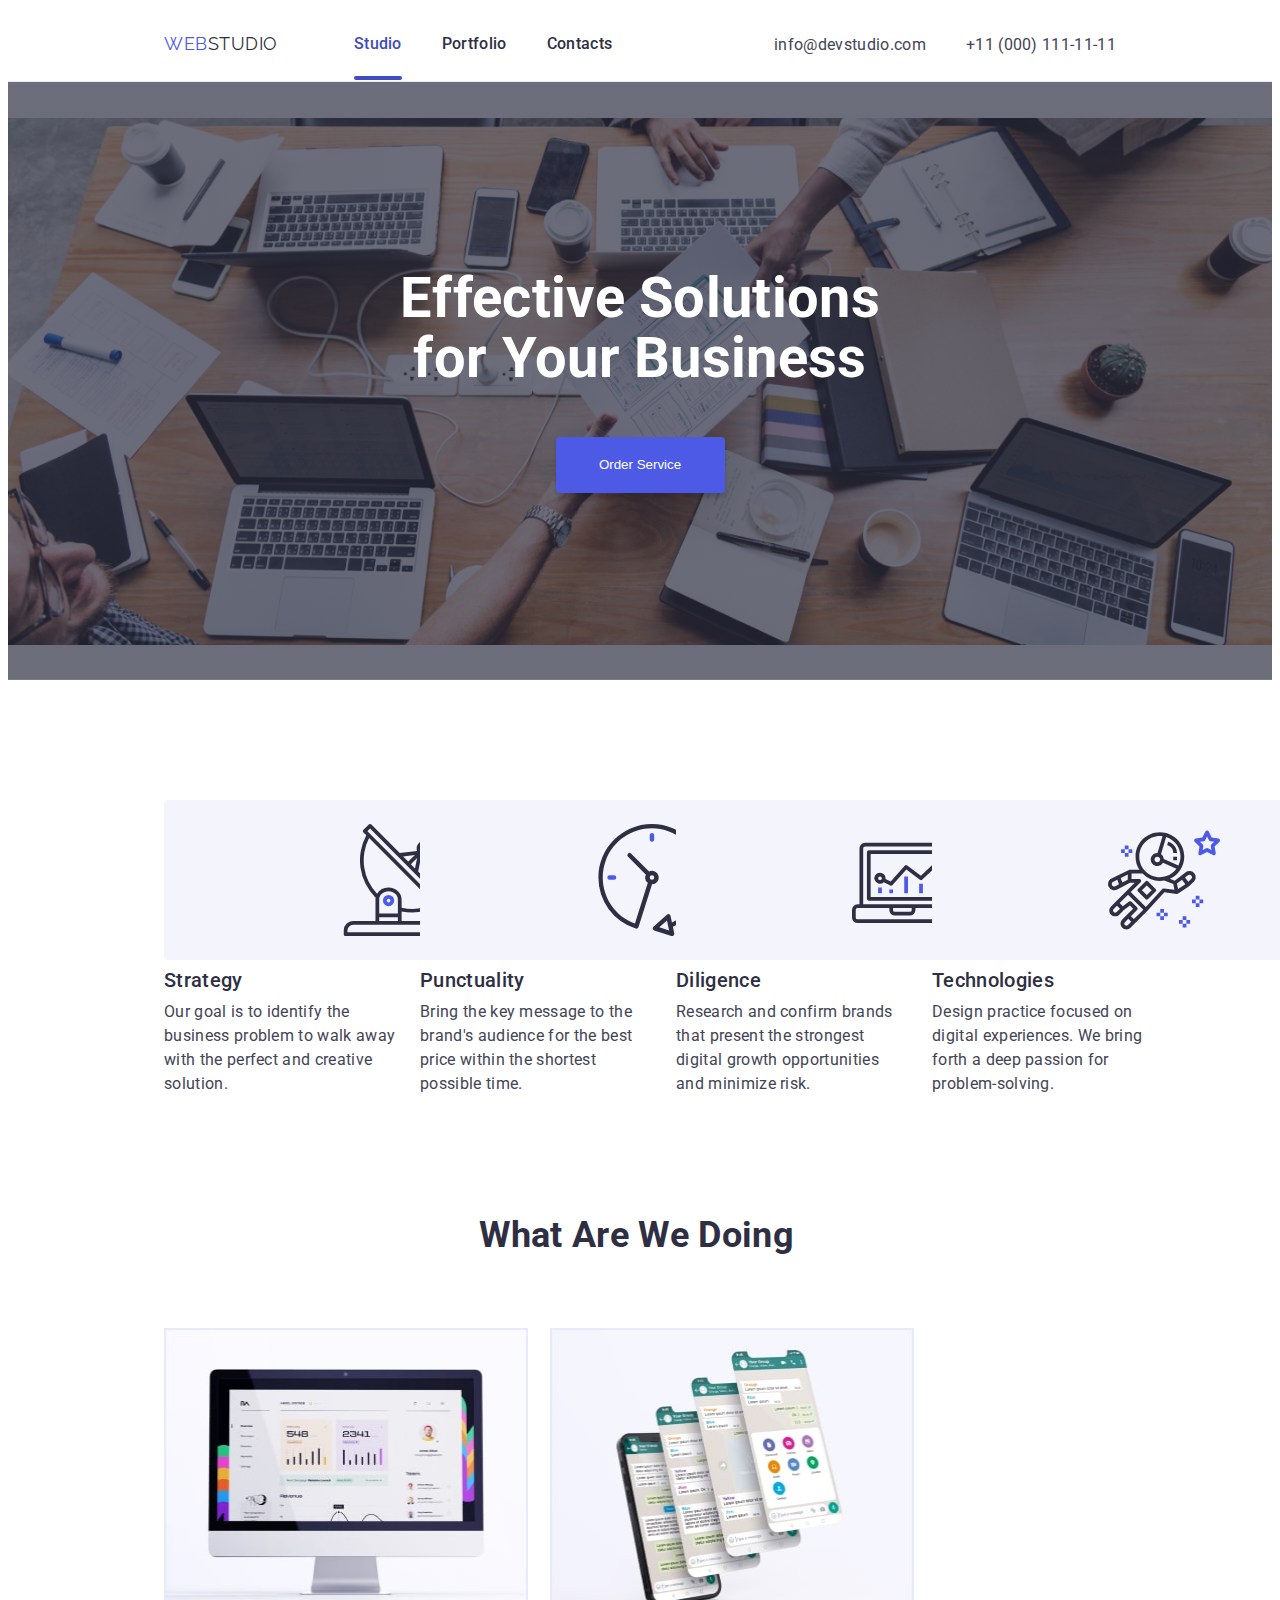
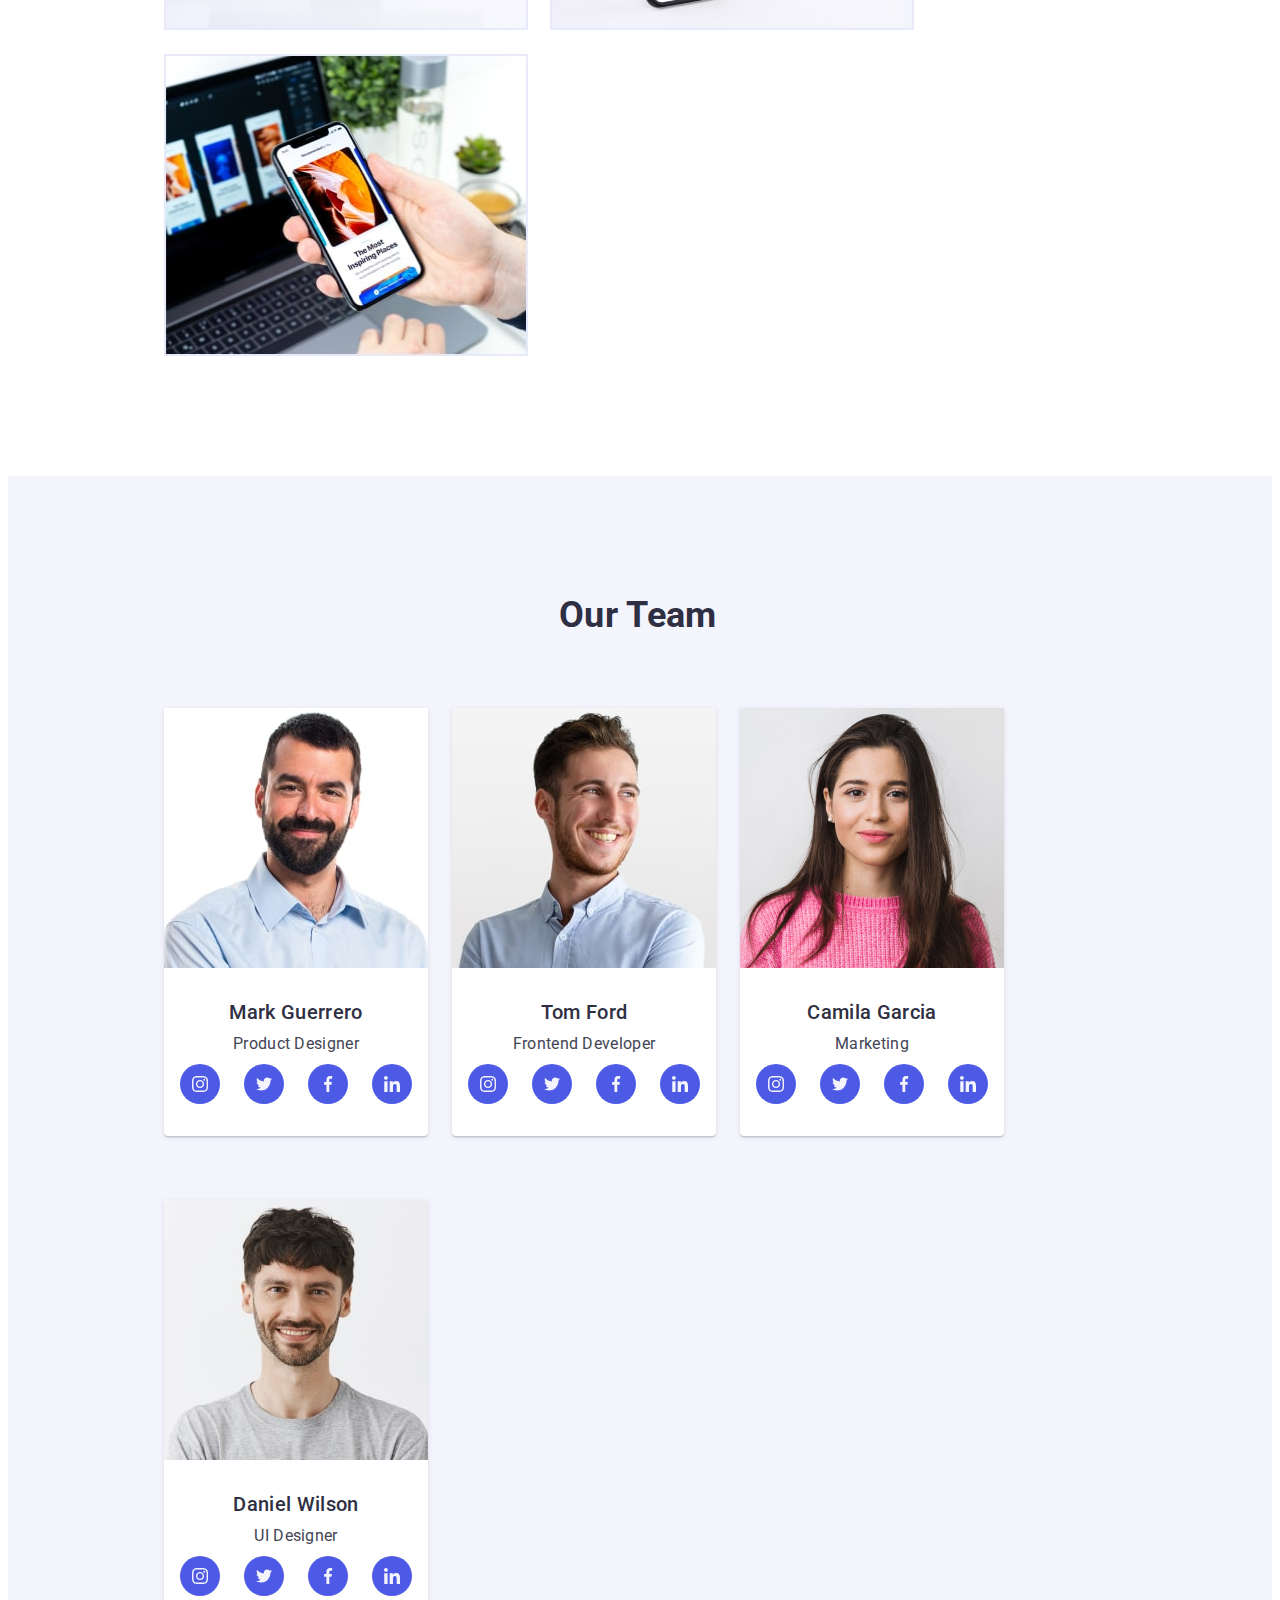
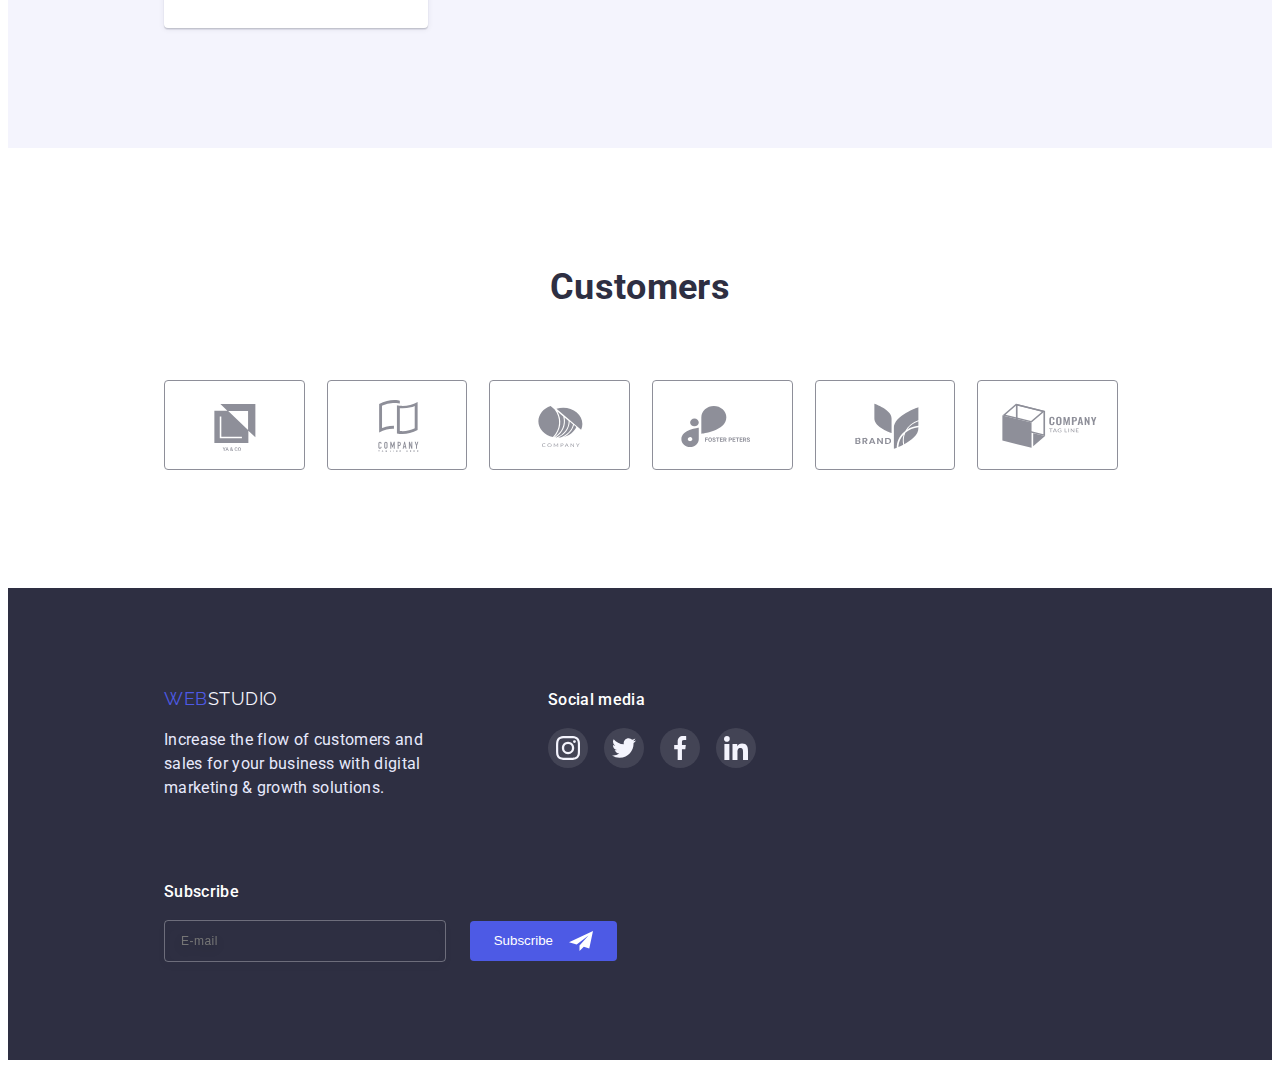
<file: index.html>
<!DOCTYPE html>
<html lang="en">
  <head>
    <meta charset="UTF-8" />
    <meta http-equiv="X-UA-Compatible" content="IE=edge" />
    <meta name="viewport" content="width=device-width, initial-scale=1.0" />
    <link rel="preconnect" href="https://fonts.googleapis.com" />
    <link rel="preconnect" href="https://fonts.gstatic.com" crossorigin />
    <link
      href="https://fonts.googleapis.com/css2?family=Raleway:wght@800&family=Roboto:wght@400;500;700;900&display=swap"
      rel="stylesheet"
    />
    <link
      rel="stylesheet"
      href="https://cdnjs.cloudflare.com/ajax/libs/modern-normalize/1.1.0/modern-normalize.min.css"
      integrity="sha512-wpPYUAdjBVSE4KJnH1VR1HeZfpl1ub8YT/NKx4PuQ5NmX2tKuGu6U/JRp5y+Y8XG2tV+wKQpNHVUX03MfMFn9Q=="
      crossorigin="anonymous"
      referrerpolicy="no-referrer"
    />
    <link rel="stylesheet" href="./css/styles.css" />
    <link rel="stylesheet" href="./css/mobile.css" />
    <link rel="stylesheet" href="./css/tablet.css" />
    <link rel="stylesheet" href="./css/desktop.css" />

    <title>WebStudio</title>
  </head>
  <body>
    <header class="header">
      <div class="container header-wrap">
        
        <nav class="nav">
          <a href="./index.html"
            ><span class="logo-text">web</span
            ><span class="logo-text logo-text-right">studio</span></a
          >
          <ul class="nav-list">
            <li><a class="nav-item-text active" href="">Studio</a></li>
            <li>
              <a class="nav-item-text" href="./portfolio.html">Portfolio</a>
            </li>
            <li><a class="nav-item-text" href="">Contacts</a></li>
          </ul>
        </nav>
        <button type="button" class="js-open-menu" aria-expanded="false">
        <svg class="header-menu-icon" width="32" height="22">
          <use href="./images/icons.svg#icon-menu"></use>
        </svg>
      </button>
        <address class="address">
          <ul class="address-list">
            <li>
              <a
                class="address-item-text mail-link"
                href="mailto:info@devstudio.com"
                >info@devstudio.com</a
              >
            </li>
            <li>
              <a class="address-item-text" href="tel:+110001111111"
                >+11 (000) 111-11-11</a
              >
            </li>
          </ul>
        </address>
      </div>
    </header>
    <main>
      <!-- section-hero -->
      <section class="section-hero">
        <div class="container hero">
          <h1 class="hero-title">Effective Solutions for Your Business</h1>
          <button data-modal-open type="button" class="hero-btn">Order Service</button>
        </div>
      </section>
      <!-- section-features -->
      <section class="section">
        <div class="container">
          <h2 class="visually-hidden">Our Features</h2>
          <ul class="features-list">
            <li class="features-item">
              <svg class="features-icon">
                <use href="./images/icons.svg#icon-antenna"></use>
              </svg>
              <h3 class="features-title">Strategy</h3>
              <p class="features-text">
                Our goal is to identify the business problem to walk away with the
                perfect and creative solution.
              </p>
            </li>
            <li class="features-item">
              <svg class="features-icon">
                <use href="./images/icons.svg#icon-clock"></use>
              </svg>
              <h3 class="features-title">Punctuality</h3>
              <p class="features-text">
                Bring the key message to the brand's audience for the best price
                within the shortest possible time.
              </p>
            </li>
            <li class="features-item">
              <svg class="features-icon">
                <use href="./images/icons.svg#icon-diagram"></use>
              </svg>
              <h3 class="features-title">Diligence</h3>
              <p class="features-text">
                Research and confirm brands that present the strongest digital
                growth opportunities and minimize risk.
              </p>
            </li>
            <li class="features-item">
              <svg class="features-icon">
                <use href="./images/icons.svg#icon-astronaut"></use>
              </svg>
              <h3 class="features-title">Technologies</h3>
              <p class="features-text">
                Design practice focused on digital experiences. We bring forth a
                deep passion for problem-solving.
              </p>
            </li>
          
        </div></ul>
      </section>
      <!-- section-what-we-doing -->
      <section class="section-doing">
        <div class="container doing">
          <h2 class="doing-title">What are we doing</h2>
          <ul class="doing-list">
            <li>
              <img
                class="doing-image"
                src="./images/img-1.jpg"
                alt="Monitor with application"
                width="360"
                height="300"
              />
            </li>
            <li>
              <img
                class="doing-image"
                src="./images/img-2.jpg"
                alt="Smartphone with application"
                width="360"
                height="300"
              />
            </li>
            <li>
              <img
                class="doing-image"
                src="./images/img-3.jpg"
                alt="Smartphone with inspiring view"
                width="360"
                height="300"
              />
            </li>
          </ul>
        </div>
      </section>
      <!-- section-our-team -->
      <section class="section-team">
        <div class="container team">
          <h2 class="team-title">Our Team</h2>
          <ul class="team-list">
            <li class="team-card">
              <img
                src="./images/img-card-1.jpg"
                alt="Photo of man"
                width="264"
                height="260"
              />
              <h3 class="team-name">Mark Guerrero</h3>
              <p>Product Designer</p>
              <ul class="card-soc-list">
                <li class="card-soc-item">
                  <a class="card-soc-link" href="">
                    <svg class="card-soc-icon" width="16" height="16">
                      <use href="./images/icons.svg#icon-instagram"></use>
                    </svg>
                  </a>
                </li>
                <li class="card-soc-item">
                  <a class="card-soc-link" href="">
                    <svg class="card-soc-icon" width="16" height="16">
                      <use href="./images/icons.svg#icon-twitter"></use>
                    </svg>
                  </a>
                </li>
                <li class="card-soc-item">
                  <a class="card-soc-link" href="">
                    <svg class="card-soc-icon" width="16" height="16">
                      <use href="./images/icons.svg#icon-facebook"></use>
                    </svg>
                  </a>
                </li>
                <li class="card-soc-item">
                  <a class="card-soc-link" href="">
                    <svg class="card-soc-icon" width="16" height="16">
                      <use href="./images/icons.svg#icon-linkedin"></use>
                    </svg>
                  </a>
                </li>
              </ul>
            </li>
            <li class="team-card">
              <img
                src="./images/img-card-2.jpg"
                alt="Photo of man"
                width="264"
                height="260"
              />
              <h3 class="team-name">Tom Ford</h3>
              <p>Frontend Developer</p>
              <ul class="card-soc-list">
                <li class="card-soc-item">
                  <a class="card-soc-link" href="">
                    <svg class="card-soc-icon" width="16" height="16">
                      <use href="./images/icons.svg#icon-instagram"></use>
                    </svg>
                  </a>
                </li>
                <li class="card-soc-item">
                  <a class="card-soc-link" href="">
                    <svg class="card-soc-icon" width="16" height="16">
                      <use href="./images/icons.svg#icon-twitter"></use>
                    </svg>
                  </a>
                </li>
                <li class="card-soc-item">
                  <a class="card-soc-link" href="">
                    <svg class="card-soc-icon" width="16" height="16">
                      <use href="./images/icons.svg#icon-facebook"></use>
                    </svg>
                  </a>
                </li>
                <li class="card-soc-item">
                  <a class="card-soc-link" href="">
                    <svg class="card-soc-icon" width="16" height="16">
                      <use href="./images/icons.svg#icon-linkedin"></use>
                    </svg>
                  </a>
                </li>
              </ul>
            </li>
            <li class="team-card">
              <img
                src="./images/img-card-3.jpg"
                alt="Photo of woman"
                width="264"
                height="260"
              />
              <h3 class="team-name">Camila Garcia</h3>
              <p>Marketing</p>
              <ul class="card-soc-list">
                <li class="card-soc-item">
                  <a class="card-soc-link" href="">
                    <svg class="card-soc-icon" width="16" height="16">
                      <use href="./images/icons.svg#icon-instagram"></use>
                    </svg>
                  </a>
                </li>
                <li class="card-soc-item">
                  <a class="card-soc-link" href="">
                    <svg class="card-soc-icon" width="16" height="16">
                      <use href="./images/icons.svg#icon-twitter"></use>
                    </svg>
                  </a>
                </li>
                <li class="card-soc-item">
                  <a class="card-soc-link" href="">
                    <svg class="card-soc-icon" width="16" height="16">
                      <use href="./images/icons.svg#icon-facebook"></use>
                    </svg>
                  </a>
                </li>
                <li class="card-soc-item">
                  <a class="card-soc-link" href="">
                    <svg class="card-soc-icon" width="16" height="16">
                      <use href="./images/icons.svg#icon-linkedin"></use>
                    </svg>
                  </a>
                </li>
              </ul>
            </li>
            <li class="team-card">
              <img
                src="./images/img-card-4.jpg"
                alt="Photo of man"
                width="264"
                height="260"
              />
              <h3 class="team-name">Daniel Wilson</h3>
              <p>UI Designer</p>
              <ul class="card-soc-list">
                <li class="card-soc-item">
                  <a class="card-soc-link" href="">
                    <svg class="card-soc-icon" width="16" height="16">
                      <use href="./images/icons.svg#icon-instagram"></use>
                    </svg>
                  </a>
                </li>
                <li class="card-soc-item">
                  <a class="card-soc-link" href="">
                    <svg class="card-soc-icon" width="16" height="16">
                      <use href="./images/icons.svg#icon-twitter"></use>
                    </svg>
                  </a>
                </li>
                <li class="card-soc-item">
                  <a class="card-soc-link" href="">
                    <svg class="card-soc-icon" width="16" height="16">
                      <use href="./images/icons.svg#icon-facebook"></use>
                    </svg>
                  </a>
                </li>
                <li class="card-soc-item">
                  <a class="card-soc-link" href="">
                    <svg class="card-soc-icon" width="16" height="16">
                      <use href="./images/icons.svg#icon-linkedin"></use>
                    </svg>
                  </a>
                </li>
              </ul>
            </li>
          </ul>
        </div>
      </section>
      <!-- section-customers -->
      <section class="section">
        <div class="container">
          <h2 class="customers-title">customers</h2>
          <ul class="customers-list">
            <li class="customers-item">
              <a href="" class="customers-link">
                <svg class="customers-icon" width="104" height="56">
                  <use href="./images/icons.svg#icon-logo"></use>
                </svg>
              </a>
            </li>
            <li class="customers-item">
              <a href="" class="customers-link">
                <svg class="customers-icon" width="104" height="56">
                  <use href="./images/icons.svg#icon-logo-1"></use>
                </svg>
              </a>
            </li>
            <li class="customers-item">
              <a href="" class="customers-link">
                <svg class="customers-icon" width="104" height="56">
                  <use href="./images/icons.svg#icon-logo-2"></use>
                </svg>
              </a>
            </li>
            <li class="customers-item">
              <a href="" class="customers-link">
                <svg class="customers-icon" width="104" height="56">
                  <use href="./images/icons.svg#icon-logo-3"></use>
                </svg>
              </a>
            </li>
            <li class="customers-item">
              <a href="" class="customers-link">
                <svg class="customers-icon" width="104" height="56">
                  <use href="./images/icons.svg#icon-logo-4"></use>
                </svg>
              </a>
            </li>
            <li class="customers-item">
              <a href="" class="customers-link">
                <svg class="customers-icon" width="104" height="56">
                  <use href="./images/icons.svg#icon-logo-5"></use>
                </svg>
              </a>
            </li>
          </ul>
        </div>
      </section>
    </main>
    <div class="menu-container js-menu-container">
      <button class="js-close-menu menu-toggle modal-close-btn">
        <svg class="modal-close-icon" width="8px" height="8px">
          <use href="./images/icons.svg#icon-close-black"></use>
        </svg>
      </button>
      <nav class="nav">
          <a href="./index.html"
            ><span class="logo-text">web</span
            ><span class="logo-text logo-text-right">studio</span></a
          >
          <ul class="nav-list">
            <li>
              <a class="nav-item-text" href="./index.html">Studio</a>
            </li>
            <li>
              <a class="nav-item-text" href="./portfolio.html"
                >Portfolio</a
              >
            </li>
            <li><a class="nav-item-text active" href="">Contacts</a></li>
          </ul>
        </nav>
        <address class="address">
          <ul class="address-list">
            <li>
              <ul class="card-soc-list menu-soc">
                <li class="card-soc-item">
                  <a class="card-soc-link" href="">
                    <svg class="card-soc-icon" width="16" height="16">
                      <use href="./images/icons.svg#icon-instagram"></use>
                    </svg>
                  </a>
                </li>
                <li class="card-soc-item">
                  <a class="card-soc-link" href="">
                    <svg class="card-soc-icon" width="16" height="16">
                      <use href="./images/icons.svg#icon-twitter"></use>
                    </svg>
                  </a>
                </li>
                <li class="card-soc-item">
                  <a class="card-soc-link" href="">
                    <svg class="card-soc-icon" width="16" height="16">
                      <use href="./images/icons.svg#icon-facebook"></use>
                    </svg>
                  </a>
                </li>
                <li class="card-soc-item">
                  <a class="card-soc-link" href="">
                    <svg class="card-soc-icon" width="16" height="16">
                      <use href="./images/icons.svg#icon-linkedin"></use>
                    </svg>
                  </a>
                </li>
              </ul>
            </li>
            <li>
              <a
                class="address-item-text mail-link"
                href="mailto:info@devstudio.com"
                >info@devstudio.com</a
              >
            </li>
            <li>
              <a class="address-item-text" href="tel:+110001111111"
                >+11 (000) 111-11-11</a
              >
            </li>
          </ul>
        </address>
    </div>
    <footer class="footer">
      <div class="container footer-flex">
        <ul class="f-logo-list">
          <li>
            <a href="./index.html" class="footer-logo"
              ><span class="f-logo-text">web</span
              ><span class="f-logo-text f-logo-text-right">studio</span></a
            >
          </li>
          <li>
            <p class="footer-text">
              Increase the flow of customers and sales for your business with digital
              marketing & growth solutions.
            </p>
          </li>
        </ul>
        <ul>
          <li><h3 class="soc-title">Social media</h3></li>
          <li class="f-soc">
            <ul class="f-soc-list">
              <li class="f-soc-item">
                <a href="" class="f-soc-link">
                  <svg class="f-soc-icon" width="24" height="24">
                    <use href="./images/icons.svg#icon-instagram"></use>
                  </svg>
                </a>
              </li>
              <li class="f-soc-item">
                <a href="" class="f-soc-link">
                  <svg class="f-soc-icon width="24" height="24"">
                    <use href="./images/icons.svg#icon-twitter"></use>
                  </svg>
                </a>
              </li>
              <li class="f-soc-item">
                <a href="" class="f-soc-link">
                  <svg class="f-soc-icon" width="24" height="24">
                    <use href="./images/icons.svg#icon-facebook"></use>
                  </svg>
                </a>
              </li>
              <li class="f-soc-item">
                <a href="" class="f-soc-link">
                  <svg class="f-soc-icon" width="24" height="24">
                    <use href="./images/icons.svg#icon-linkedin"></use>
                  </svg>
                </a>
              </li>
            </ul>
          </li>
        </ul>
      
      <div class="footer-box">
        <p class="subscribe-title">Subscribe</p>
        <div class="form-box">
          <form class="footer-form">
            <input type="email" name="email" id="subscribe" placeholder="E-mail" class="footer-input">
            <button type="submit" class="subscribe-btn">Subscribe
              <svg class="subscribe-icon" width="24" height="24">
                <use href="./images/icons.svg#icon-subscribe"></use>
              </svg>
            </button>
          </form>
        </div>
      </div>
    </div>
    </footer>
    <div class="backdrop is-hidden"data-modal>
      <div class="modal">
        <button data-modal-close class="modal-close-btn">
          <svg class="modal-close-icon" width="8px" height="8px">
                    <use href="./images/icons.svg#icon-close-black"></use>
                  </svg></button>
                  <p class="modal-title">Leave your contacts and we will call you back</p>
                  <form class="modal-form">
                    <label class="label-other label-name" for="user-name">
                      <span class="label-text">Name</span>
                      
                      <div class="input-wrap">
                        <input type="text" id="user-name" name="user-name" class="modal-input" required>
                        <svg class="input-icon" width="18" height="18">
                          <use href="./images/icons.svg#icon-person"></use>
                        </svg>
                        </div>
                    </label>
                        
                      
                    <label class="label-other" for="user-tel">
                      <span class="label-text">Phone</span>
                      <div class="input-wrap">
                        <input type="tel" id="user-tel" name="user-tel" class="modal-input" required>
                        <svg class="input-icon" width="18" height="24">
                            <use href="./images/icons.svg#icon-phone"></use>
                        </svg>
                      </div>
                    </label>
                    <label class="label-other" for="user-email">
                      <span class="label-text">Email</span>
                      <div class="input-wrap">
                        <input type="email" id="user-email" name="user-email" class="modal-input" required>
                        <svg class="input-icon" width="18" height="24">
                              <use href="./images/icons.svg#icon-email"></use>
                          </svg>
                      </div>
                    </label>
                    <label for="user-text" class="label-other">
                      <span class="label-text">Comment</span>
                      <textarea name="user-text id="user-text" class="modal-message modal-input" placeholder="Text input"></textarea>
                    </label>
                    
                      <input type="checkbox" id="policy" value="true" class="input-check visually-hidden" required>
                      <label for="policy" class="check-text">
                        I accept the terms and conditions of the <a href="#" class="policy-link">Privacy Policy</a>
                        
                      </label>
                    <button type="submit" class="modal-btn">Send</button>
                  </form>
      </div>
    </div>
    <script src="./js/mobile_menu.js"></script>
    <script src="./js/modal.js"></script>
  </body>
</html>
</file>
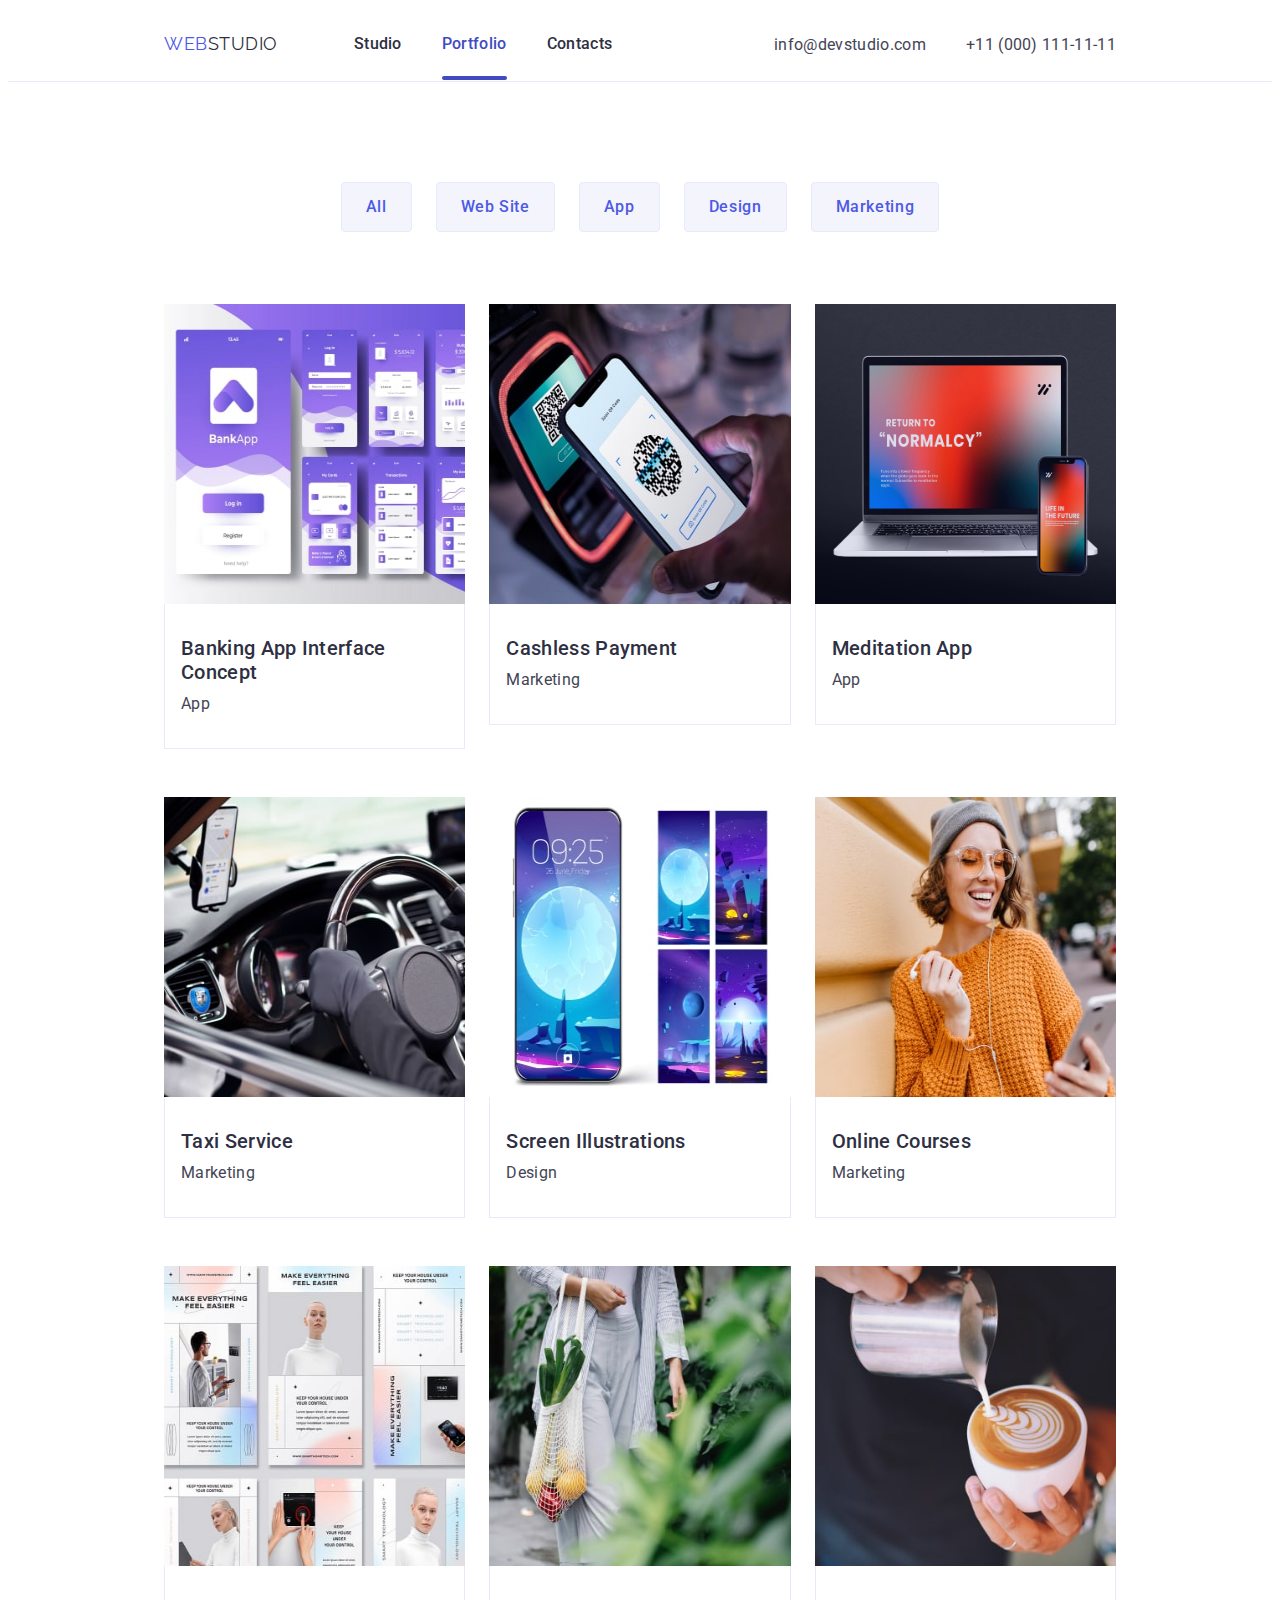
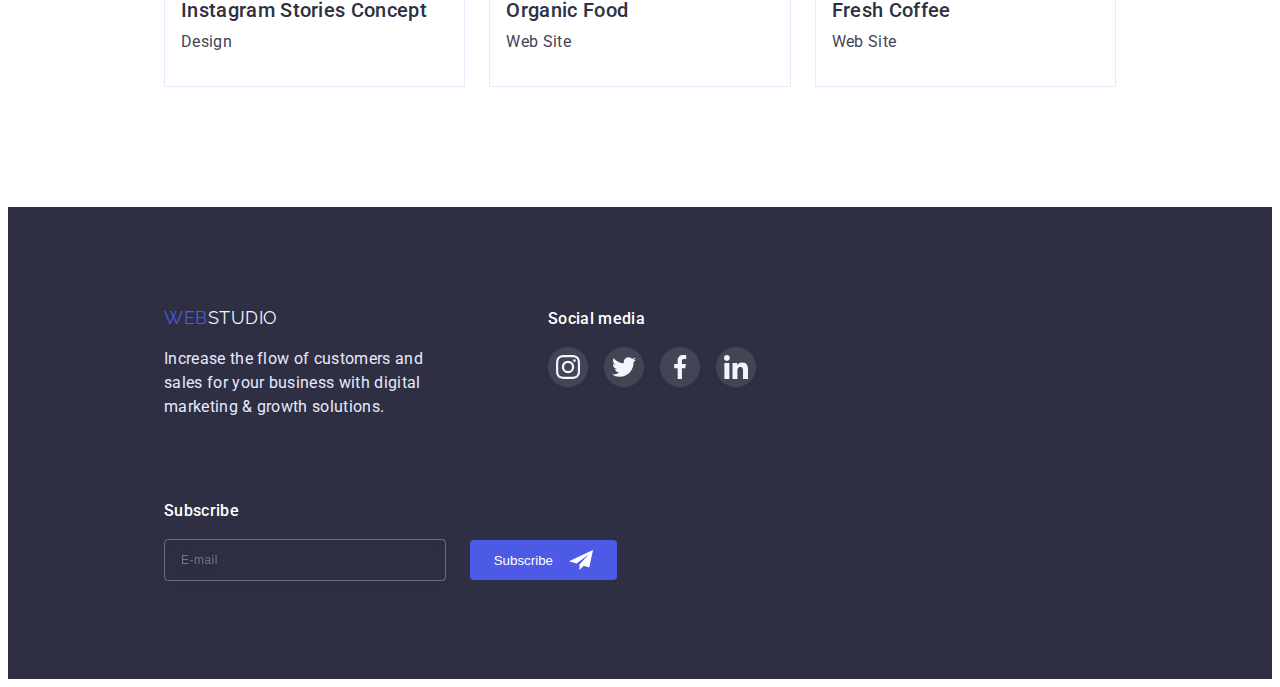
<file: portfolio.html>
<!DOCTYPE html>
<html lang="en">
  <head>
    <meta charset="UTF-8" />
    <meta http-equiv="X-UA-Compatible" content="IE=edge" />
    <meta name="viewport" content="width=device-width, initial-scale=1.0" />
    <link rel="preconnect" href="https://fonts.googleapis.com" />
    <link rel="preconnect" href="https://fonts.gstatic.com" crossorigin />
    <link
      href="https://fonts.googleapis.com/css2?family=Raleway:wght@800&family=Roboto:wght@400;500;700;900&display=swap"
      rel="stylesheet"
    />
    <link
      rel="stylesheet"
      href="https://cdnjs.cloudflare.com/ajax/libs/modern-normalize/1.1.0/modern-normalize.min.css"
      integrity="sha512-wpPYUAdjBVSE4KJnH1VR1HeZfpl1ub8YT/NKx4PuQ5NmX2tKuGu6U/JRp5y+Y8XG2tV+wKQpNHVUX03MfMFn9Q=="
      crossorigin="anonymous"
      referrerpolicy="no-referrer"
    />
    <link rel="stylesheet" href="./css/styles.css" />
    <link rel="stylesheet" href="./css/mobile.css" />
    <link rel="stylesheet" href="./css/tablet.css" />
    <link rel="stylesheet" href="./css/desktop.css" />
    <title>Portfolio</title>
  </head>
  <body>
    <header class="header">
      <div class="container header-wrap">
        <nav class="nav">
          <a href="./index.html"
            ><span class="logo-text">web</span
            ><span class="logo-text logo-text-right">studio</span></a
          >
          <ul class="nav-list">
            <li>
              <a class="nav-item-text" href="./index.html">Studio</a>
            </li>
            <li>
              <a class="nav-item-text active" href="./portfolio.html"
                >Portfolio</a
              >
            </li>
            <li><a class="nav-item-text" href="">Contacts</a></li>
          </ul>
        </nav>
        <button type="button" class="js-open-menu" aria-expanded="false">
        <svg class="header-menu-icon" width="32" height="22">
          <use href="./images/icons.svg#icon-menu"></use>
        </svg>
      </button>
        <address class="address">
          <ul class="address-list">
            <li>
              <a
                class="address-item-text mail-link"
                href="mailto:info@devstudio.com"
                >info@devstudio.com</a
              >
            </li>
            <li>
              <a class="address-item-text" href="tel:+110001111111"
                >+11 (000) 111-11-11</a
              >
            </li>
          </ul>
        </address>
      </div>
    </header>
    <main>
      <section class="section portfolio">
        <div class="container">
          <h1 class="visually-hidden">Portfolio</h1>
          <ul class="filters-list">
            <li><button type="button" class="filters-btn">All</button></li>
            <li><button type="button" class="filters-btn">Web Site</button></li>
            <li><button type="button" class="filters-btn">App</button></li>
            <li><button type="button" class="filters-btn">Design</button></li>
            <li>
              <button type="button" class="filters-btn">Marketing</button>
            </li>
          </ul>
          <h2 class="visually-hidden">Examples</h2>
          <ul class="examples-list">
            <li class="examples-item">
              <a class="examples-link" href="">
                <div class="example-image-wrap">
                  <img
                    src="./images/example-card-1.jpg"
                    alt="Banking App"
                    width="360"
                    height="300"
                  />
                  <p class="example-text-overlay">14 Stylish and User-Friendly App Design Concepts · Task Manager App · Calorie Tracker App · Exotic Fruit Ecommerce App · Cloud Storage App</p>
                </div>
                <div class="card-bottom">
                  <h3 class="examples-title">Banking App Interface Concept</h3>
                  <p class="examples-text">App</p>
                </div>
              </a>
            </li>
            <li class="examples-item">
              <a class="examples-link" href="">
                <div class="example-image-wrap">
                  <img
                    src="./images/example-card-2.jpg"
                    alt="Cashless Payment"
                    width="360"
                    height="300"
                  />
                  <p class="example-text-overlay">14 Stylish and User-Friendly App Design Concepts · Task Manager App · Calorie Tracker App · Exotic Fruit Ecommerce App · Cloud Storage App</p>
                </div>
                <div class="card-bottom">
                  <h3 class="examples-title">Cashless Payment</h3>
                  <p class="examples-text">Marketing</p>
                </div>
              </a>
            </li>
            <li class="examples-item">
              <a class="examples-link" href="">
                <div class="example-image-wrap">
                  <img
                    src="./images/example-card-3.jpg"
                    alt="Meditation App"
                    width="360"
                    height="300"
                  />
                  <p class="example-text-overlay">14 Stylish and User-Friendly App Design Concepts · Task Manager App · Calorie Tracker App · Exotic Fruit Ecommerce App · Cloud Storage App</p>
                </div>
                <div class="card-bottom">
                  <h3 class="examples-title">Meditation App</h3>
                  <p class="examples-text">App</p>
                </div>
              </a>
            </li>
            <li class="examples-item">
              <a class="examples-link" href="">
                <div  class="example-image-wrap">
                  <img
                    src="./images/example-card-4.jpg"
                    alt="Taxi Service"
                    width="360"
                    height="300"
                  />
                  <p class="example-text-overlay">14 Stylish and User-Friendly App Design Concepts · Task Manager App · Calorie Tracker App · Exotic Fruit Ecommerce App · Cloud Storage App</p>
                </div>
                <div class="card-bottom">
                  <h3 class="examples-title">Taxi Service</h3>
                  <p class="examples-text">Marketing</p>
                </div>
              </a>
            </li>
            <li class="examples-item">
              <a class="examples-link" href="">
                <div  class="example-image-wrap">
                  <img
                    src="./images/example-card-5.jpg"
                    alt="Screen Illustrations"
                    width="360"
                    height="300"
                  />
                  <p class="example-text-overlay">14 Stylish and User-Friendly App Design Concepts · Task Manager App · Calorie Tracker App · Exotic Fruit Ecommerce App · Cloud Storage App</p>
                </div>
                <div class="card-bottom">
                  <h3 class="examples-title">Screen Illustrations</h3>
                  <p class="examples-text">Design</p>
                </div>
              </a>
            </li>
            <li class="examples-item">
              <a class="examples-link" href="">
                <div  class="example-image-wrap">
                  <img
                    src="./images/example-card-6.jpg"
                    alt="Online Courses"
                    width="360"
                    height="300"
                  />
                  <p class="example-text-overlay">14 Stylish and User-Friendly App Design Concepts · Task Manager App · Calorie Tracker App · Exotic Fruit Ecommerce App · Cloud Storage App</p>
                </div>
                <div class="card-bottom">
                  <h3 class="examples-title">Online Courses</h3>
                  <p class="examples-text">Marketing</p>
                </div>
              </a>
            </li>
            <li class="examples-item">
              <a class="examples-link" href="">
                <div  class="example-image-wrap">
                  <img
                    src="./images/example-card-7.jpg"
                    alt="Instagram Stories Concept"
                    width="360"
                    height="300"
                  />
                  <p class="example-text-overlay">14 Stylish and User-Friendly App Design Concepts · Task Manager App · Calorie Tracker App · Exotic Fruit Ecommerce App · Cloud Storage App</p>
                </div>
                <div class="card-bottom">
                  <h3 class="examples-title">Instagram Stories Concept</h3>
                  <p class="examples-text">Design</p>
                </div>
              </a>
            </li>
            <li class="examples-item">
              <a class="examples-link" href="">
                <div  class="example-image-wrap">
                  <img
                    src="./images/example-card-8.jpg"
                    alt="Organic Food"
                    width="360"
                    height="300"
                  />
                  <p class="example-text-overlay">14 Stylish and User-Friendly App Design Concepts · Task Manager App · Calorie Tracker App · Exotic Fruit Ecommerce App · Cloud Storage App</p>
                </div>
                <div class="card-bottom">
                  <h3 class="examples-title">Organic Food</h3>
                  <p class="examples-text">Web Site</p>
                </div>
              </a>
            </li>
            <li class="examples-item">
              <a class="examples-link" href="">
                <div  class="example-image-wrap">
                  <img
                    src="./images/example-card-9.jpg"
                    alt="Fresh Coffee"
                    width="360"
                    height="300"
                  />
                  <p class="example-text-overlay">14 Stylish and User-Friendly App Design Concepts · Task Manager App · Calorie Tracker App · Exotic Fruit Ecommerce App · Cloud Storage App</p>
                </div>
                <div class="card-bottom">
                  <h3 class="examples-title">Fresh Coffee</h3>
                  <p class="examples-text">Web Site</p>
                </div>
              </a>
            </li>
          </ul>
        </div>
      </section>
    </main>
    <div class="menu-container js-menu-container">
      <button class="js-close-menu menu-toggle modal-close-btn">
        <svg class="modal-close-icon" width="8px" height="8px">
          <use href="./images/icons.svg#icon-close-black"></use>
        </svg>
      </button>
      <nav class="nav">
          <a href="./index.html"
            ><span class="logo-text">web</span
            ><span class="logo-text logo-text-right">studio</span></a
          >
          <ul class="nav-list">
            <li>
              <a class="nav-item-text" href="./index.html">Studio</a>
            </li>
            <li>
              <a class="nav-item-text" href="./portfolio.html"
                >Portfolio</a
              >
            </li>
            <li><a class="nav-item-text active" href="">Contacts</a></li>
          </ul>
        </nav>
        <address class="address">
          <ul class="address-list">
            <li>
              <ul class="card-soc-list menu-soc">
                <li class="card-soc-item">
                  <a class="card-soc-link" href="">
                    <svg class="card-soc-icon" width="16" height="16">
                      <use href="./images/icons.svg#icon-instagram"></use>
                    </svg>
                  </a>
                </li>
                <li class="card-soc-item">
                  <a class="card-soc-link" href="">
                    <svg class="card-soc-icon" width="16" height="16">
                      <use href="./images/icons.svg#icon-twitter"></use>
                    </svg>
                  </a>
                </li>
                <li class="card-soc-item">
                  <a class="card-soc-link" href="">
                    <svg class="card-soc-icon" width="16" height="16">
                      <use href="./images/icons.svg#icon-facebook"></use>
                    </svg>
                  </a>
                </li>
                <li class="card-soc-item">
                  <a class="card-soc-link" href="">
                    <svg class="card-soc-icon" width="16" height="16">
                      <use href="./images/icons.svg#icon-linkedin"></use>
                    </svg>
                  </a>
                </li>
              </ul>
            </li>
            <li>
              <a
                class="address-item-text mail-link"
                href="mailto:info@devstudio.com"
                >info@devstudio.com</a
              >
            </li>
            <li>
              <a class="address-item-text" href="tel:+110001111111"
                >+11 (000) 111-11-11</a
              >
            </li>
          </ul>
        </address>
    </div>
    <footer class="footer">
      <div class="container footer-flex">
        <ul class="f-logo-list">
          <li>
            <a href="./index.html" class="footer-logo"
              ><span class="f-logo-text">web</span
              ><span class="f-logo-text f-logo-text-right">studio</span></a
            >
          </li>
          <li>
            <p class="footer-text">
              Increase the flow of customers and sales for your business with digital
              marketing & growth solutions.
            </p>
          </li>
        </ul>
        <ul>
          <li><h3 class="soc-title">Social media</h3></li>
          <li class="f-soc">
            <ul class="f-soc-list">
              <li class="f-soc-item">
                <a href="" class="f-soc-link">
                  <svg class="f-soc-icon" width="24" height="24">
                    <use href="./images/icons.svg#icon-instagram"></use>
                  </svg>
                </a>
              </li>
              <li class="f-soc-item">
                <a href="" class="f-soc-link">
                  <svg class="f-soc-icon width="24" height="24"">
                    <use href="./images/icons.svg#icon-twitter"></use>
                  </svg>
                </a>
              </li>
              <li class="f-soc-item">
                <a href="" class="f-soc-link">
                  <svg class="f-soc-icon" width="24" height="24">
                    <use href="./images/icons.svg#icon-facebook"></use>
                  </svg>
                </a>
              </li>
              <li class="f-soc-item">
                <a href="" class="f-soc-link">
                  <svg class="f-soc-icon" width="24" height="24">
                    <use href="./images/icons.svg#icon-linkedin"></use>
                  </svg>
                </a>
              </li>
            </ul>
          </li>
        </ul>
        <div class="footer-box">
        <p class="subscribe-title">Subscribe</p>
        <div class="form-box">
          <form class="footer-form">
            <input type="email" name="email" id="subscribe" placeholder="E-mail" class="footer-input">
            <button type="submit" class="subscribe-btn">Subscribe
              <svg class="subscribe-icon" width="24" height="24">
                <use href="./images/icons.svg#icon-subscribe"></use>
              </svg>
            </button>
          </form>
        </div>
      </div>
      </div>
    </footer>
    <script src="./js/mobile_menu.js"></script>
  </body>
</html>
</file>
<file: css/mobile.css>
@media screen and (min-width: 428px) and (max-width: 767px) {
  .container {
    max-width: 428px;
  }
  .section-team > .container {
    max-width: 428px;
    padding-left: 82px;
    padding-right: 82px;
  }
  .form-box {
    min-width: 398px;
  }
  .menu-soc {
    gap: 56px;
  }
}
@media screen and (max-width: 767px) {
  .nav-list {
    display: none;
  }
  .address {
    display: none;
  }
  .header > .container {
    max-width: 428px;
  }
  .menu-container {
    display: flex;
    flex-direction: column;
    justify-content: space-between;
  }
  .menu-container .nav-list {
    display: flex;
    flex-direction: column;
    font-size: 36px;
    line-height: 1.11;
    font-weight: 700;
  }
  .menu-container > .address {
    display: flex;
  }
  .menu-container .active::after {
    background-color: transparent;
  }
  .menu-container > .nav {
    flex-direction: column;
    margin-top: 56px;
    gap: 0;
  }
  .menu-container span {
    display: none;
  }
  .menu-container .address-list {
    flex-direction: column-reverse;
  }

  .menu-container .address-item-text {
    font-size: 36px;
    line-height: 1.11;
    font-weight: 700;
    color: var(--iris);
  }
  .menu-container .mail-link {
    font-size: 20px;
    line-height: 1.2;
    font-weight: 500;
    color: var(--body-color);
  }
}
@media screen and (min-width: 320px) and (max-width: 427px) {
  .modal-input {
    width: 296px;
  }
  /* .menu-container .address-list {
    margin-top: 120px;
  } */
  .menu-container .nav-list {
    gap: 20px;
    font-size: 24px;
  }
  .menu-container .address-item-text {
    font-size: 20px;
  }
}
@media screen and (min-width: 320px) and (max-width: 767px) {
  .section-doing {
    padding-bottom: 0;
  }
  .section-team {
    padding-top: 96px;
    padding-bottom: 96px;
  }
}
</file>
<file: css/tablet.css>
@media screen and (min-width: 768px) {
  .container {
    max-width: 768px;
  }
  .features-list {
    display: flex;
    flex-direction: row;
    flex-wrap: wrap;
    row-gap: 72px;
    column-gap: 24px;
  }
  .features-item {
    max-width: calc((100% - 24px) / 2);
    align-items: flex-start;
  }
  .section-team > .container {
    max-width: 768px;
    padding: 96px 108px;
  }
  .team-list {
    flex-direction: row;
    flex-wrap: wrap;
    row-gap: 64px;
    column-gap: 24px;
  }
  .customers-list {
    row-gap: 72px;
    column-gap: 24px;
    padding-left: 92px;
    padding-right: 92px;
  }
  .customers-item {
    width: calc((100% - 48px) / 3);
  }
  .section-hero {
    padding: 112px 136px 108px 136px;
    background-image: linear-gradient(
        rgba(46, 47, 66, 0.7),
        rgba(46, 47, 66, 0.7)
      ),
      url(../images/hero-tab.jpg);
    background-repeat: no-repeat;
    background-position: center;
    background-size: 100%;
  }
  @media screen and (min-device-pixel-ratio: 2),
    screen and (min-resolution: 192dpi),
    screen and (min-resolution: 2dppx) {
    .section-hero {
      background-image: linear-gradient(
          rgba(46, 47, 66, 0.7),
          rgba(46, 47, 66, 0.7)
        ),
        url(../images/hero-tab-2x.jpg);
    }
  }
  .hero-title {
    width: 496px;
    font-size: 56px;
    line-height: 1.07;
    color: var(--white);
    text-align: center;
    margin-bottom: 40px;
  }
  .footer-flex {
    padding-left: 108px;
    padding-right: 108px;
    flex-direction: row;
    flex-wrap: wrap;
    column-gap: 24px;
    align-items: first baseline;
    justify-content: flex-start;
  }
  .f-logo-list {
    align-items: baseline;
  }
  .soc-title {
    text-align: left;
  }
  .footer-box {
    align-items: flex-start;
  }
  .form-box {
  }
  .footer-form {
    width: 453px;
    flex-direction: row;
    gap: 24px;
  }
  .subscribe-title {
    margin-top: 0;
  }
  .footer-text {
    width: 264px;
  }
}
@media screen and (min-width: 768px) {
  .js-open-menu {
    display: none;
  }
}
@media screen and (min-width: 768px) {
  .menu-container {
    display: none;
  }
  .header-wrap .address-list {
    flex-direction: column;
    gap: 12px;
    align-items: flex-end;
    font-size: 12px;
    line-height: 1.16;
  }
  .header {
    padding-top: 16px;
    padding-bottom: 16px;
  }
  .nav {
    gap: 120px;
  }
  .section-doing {
    padding-bottom: 0;
  }
  .examples-item {
    width: calc((100% - 32px) / 2);
  }
  .examples-list {
    row-gap: 72px;
    justify-content: flex-start;
  }
  .portfolio {
    padding-top: 64px;
  }
  .filters-list {
    justify-content: center;
    margin-bottom: 64px;
  }
}
</file>
<file: css/desktop.css>
@media screen and (min-width: 1200px) {
  .container {
    max-width: 1440px;
    padding-left: 156px;
    padding-right: 156px;
  }
  .features-list {
    display: flex;
    gap: 24px;
    flex-wrap: nowrap;
    align-items: flex-start;
  }
  .features-icon {
    display: block;
  }
  .features-item {
    width: calc((100% - 24px) / 4);
  }
  .features-text {
    font-weight: 400;
  }
  .section-team > .container {
    max-width: 1440px;
    padding: 120px 156px;
  }
  .doing {
    display: flex;
    margin-bottom: 120px;
  }
  .customers-list {
    flex-wrap: nowrap;
    gap: 24px;
    padding: 0;
  }
  .customers-item {
    width: calc((100% - 24px) / 6);
  }
  .section-hero {
    padding: 187px 472px;
    background-image: linear-gradient(
        rgba(46, 47, 66, 0.7),
        rgba(46, 47, 66, 0.7)
      ),
      url(../images/hero-desk.jpg);
    background-repeat: no-repeat;
    background-position: center;
    background-size: 100%;
  }
  @media screen and (min-device-pixel-ratio: 2),
    screen and (min-resolution: 192dpi),
    screen and (min-resolution: 2dppx) {
    .section-hero {
      background-image: linear-gradient(
          rgba(46, 47, 66, 0.7),
          rgba(46, 47, 66, 0.7)
        ),
        url(../images/hero-desk-2x.jpg);
    }
  }
  .hero-title {
    margin-bottom: 48px;
  }
  .footer {
    padding-top: 100px;
    padding-bottom: 100px;
  }
  .footer-flex {
    gap: 80px;
  }
  .f-logo-list {
    margin-right: 40px;
  }
  .footer-text {
    margin: 0;
  }
  .header {
    padding-top: 24px;
    padding-bottom: 24px;
  }
  .nav {
    gap: 76px;
  }
  .header-wrap .address-list {
    flex-direction: row;
    gap: 40px;
    font-size: 16px;
    line-height: 1.5;
  }
  .features-title {
    font-size: 20px;
    line-height: 1.2;
    font-weight: 500;
  }
  .section {
    padding-top: 120px;
    padding-bottom: 120px;
  }
  .portfolio {
    padding-top: 100px;
  }
  .filters-list {
    margin-bottom: 72px;
  }
  .examples-item {
    width: calc((100% - 48px) / 3);
  }
  .examples-list {
    row-gap: 48px;
  }
}
</file>
<file: css/styles.css>
/* =========RESET=========== */
a {
  text-decoration: none;
  display: block;
}
p,
h1,
h2,
h3,
h4,
h5,
h6 {
  margin: 0;
}
ul {
  margin: 0;
  padding-left: 0;
  list-style-type: none;
}
button {
  cursor: pointer;
}
img {
  display: block;
  width: 100%;
}
/* ===========STYLES===================== */
body {
  font-family: 'Roboto', 'FF DIN', sans-serif;
  color: var(--body-color);
  line-height: 1.5;
  letter-spacing: 0.02em;
}
:root {
  --body-color: #434455;
  --navy-blue: #2e2f42;
  --white: #ffffff;
  --ocean: #404bbf;
  --iris: #4d5ae5;
  --cloud: #f4f4fd;
  --cornflower: #e7e9fc;
  --light-slate: #8e8f99;
  --icon-grey: rgba(255, 255, 255, 0.1);
  --green: #31d0aa;
}
.container {
  max-width: 320px;
  padding-left: 16px;
  padding-right: 16px;
  margin: 0 auto;
}
.section {
  padding-top: 96px;
  padding-bottom: 96px;
}
/* --------HEADER--------- */
.header {
  padding-top: 24px;
  padding-bottom: 24px;
  border-bottom: 1px solid var(--cornflower);
}
.header-wrap {
  display: flex;
  align-items: center;
  justify-content: space-between;
}
.logo-text {
  font-family: 'Raleway', sans-serif;
  font-size: 18px;
  line-height: 1.33;
  letter-spacing: 0.03em;
  color: var(--iris);
  text-transform: uppercase;
}
.logo-text-right {
  color: var(--navy-blue);
}
.nav {
  display: flex;
}
.nav-list {
  display: flex;
  gap: 40px;
}
.nav-item-text {
  font-weight: 500;
  color: var(--navy-blue);
  transition-property: color;
  transition-duration: 250ms;
  transition-timing-function: cubic-bezier(0.4, 0, 0.2, 1);
}
.nav-item-text:is(:hover, :focus) {
  color: var(--ocean);
}

.active {
  position: relative;
  color: var(--ocean);
}
.active::after {
  position: absolute;
  content: '';
  display: block;
  bottom: -24px;
  left: 0;
  width: 100%;
  height: 4px;
  border-radius: 2px;
  background-color: var(--ocean);
}
.address {
  /* flex-grow: 1; */
}
.address-list {
  font-style: normal;
  display: flex;
  gap: 40px;
  justify-content: end;
}
.mail-link {
  transition-property: color;
  transition-duration: 250ms;
  transition-timing-function: cubic-bezier(0.4, 0, 0.2, 1);
}
.mail-link:is(:hover, :focus) {
  color: var(--ocean);
}

.address-item-text {
  color: var(--body-color);
}
.header-menu-icon {
  display: block;
}
.js-open-menu {
  display: block;
  padding: 0;
  border: none;
  background: transparent;
}
.menu-container.is-open {
  transform: translateX(0);
}
.menu-toggle {
  position: absolute;
  top: 40px;
  right: 40px;
  min-height: 24px;
  min-width: 24px;
  display: flex;
  align-items: center;
  justify-content: center;
  margin: 0;
  padding: 0;
  background-color: #e7e9fc;
  cursor: pointer;
  border: 1px solid rgba(0, 0, 0, 0.1);
  box-shadow: 0px 4px 4px rgba(0, 0, 0, 0.25);
  border-radius: 50%;
  outline: none;
  transition: background-color 250ms
      cubic-bezier(0.4, 0, 0.2, 1),
    box-shadow 250ms cubic-bezier(0.4, 0, 0.2, 1);
}
.menu-container {
  position: fixed;
  top: 0;
  left: 0;
  width: 100vw;
  height: 100vh;
  padding: 24px 24px 40px 40px;
  background-color: white;
  z-index: 999;
  transform: translateX(100%);
  transition: transform 250ms cubic-bezier(0.4, 0, 0.2, 1);
}
/* --------HERO--------- */
.section-hero {
  padding: 112px 54px;
  background-image: linear-gradient(
      rgba(46, 47, 66, 0.7),
      rgba(46, 47, 66, 0.7)
    ),
    url(../images/hero-mob.jpg);
  background-repeat: no-repeat;
  background-position: center;
  /* background-size: 100%; */
}
@media screen and (min-device-pixel-ratio: 2),
  screen and (min-resolution: 192dpi),
  screen and (min-resolution: 2dppx) {
  .section-hero {
    background-image: linear-gradient(
        rgba(46, 47, 66, 0.7),
        rgba(46, 47, 66, 0.7)
      ),
      url(../images/hero-mob-2x.jpg);
  }
}
.hero {
  display: flex;
  flex-direction: column;
  align-items: center;
}
.hero-title {
  width: 320px;
  font-size: 36px;
  line-height: 1.11;
  color: var(--white);
  text-align: center;
  margin-bottom: 72px;
}
.hero-btn {
  background-color: var(--iris);
  color: var(--white);
  border: none;
  border-radius: 4px;
  box-shadow: 0px 4px 4px rgba(0, 0, 0, 0.15);
  display: block;
  width: 169px;
  height: 56px;
  padding: 16px 32px;
  transition-property: background-color;
  transition-duration: 250ms;
  transition-timing-function: cubic-bezier(0.4, 0, 0.2, 1);
}
.hero-btn:hover {
  background-color: var(--ocean);
}
/* --------OUR FEATURES--------- */

.features-list {
  display: flex;
  flex-direction: column;
  gap: 72px;
}
.features-item {
  display: flex;
  flex-direction: column;
  gap: 8px;
}
.features-icon {
  display: none;
  width: 264px;
  height: 112px;
  padding: 24px 100px;
  background-color: var(--cloud);
  border-radius: 4px;
}
.features-title {
  text-align: center;
  font-weight: 700;
  font-size: 36px;
  line-height: 1.11;
  color: var(--navy-blue);
}
.features-text {
  font-weight: 500;
}
/* --------DOING--------- */
.section-doing {
  padding-top: 0;
  padding-bottom: 120px;
}
.doing {
  display: none;
  flex-direction: column;
  flex-wrap: wrap;
  align-items: center;
}
.doing-title {
  width: 323px;
  font-size: 36px;
  line-height: 1.11;
  color: var(--navy-blue);
  text-transform: capitalize;
  margin-bottom: 72px;
}
.doing-list {
  display: flex;
  flex-wrap: wrap;
  gap: 24px;
}
.doing-image {
  border: 1px solid var(--cornflower);
  display: block;
}
/* --------TEAM--------- */
.section-team {
  background-color: var(--cloud);
}

.team {
  display: flex;
  flex-direction: column;
  align-items: center;
}
.team-title {
  width: 162px;
  font-size: 36px;
  line-height: 1.11;
  color: var(--navy-blue);
  text-transform: capitalize;
  margin-bottom: 72px;
}
.team-list {
  display: flex;
  flex-direction: column;

  gap: 72px;
}
.team-card {
  display: flex;
  flex-direction: column;
  align-items: center;
  background: var(--white);
  box-shadow: 0px 1px 6px rgba(46, 47, 66, 0.08),
    0px 1px 1px rgba(46, 47, 66, 0.16),
    0px 2px 1px rgba(46, 47, 66, 0.08);
  border-radius: 0px 0px 4px 4px;
  padding-bottom: 32px;
}
.team-name {
  font-weight: 500;
  font-size: 20px;
  line-height: 1.2;
  color: var(--navy-blue);
  margin-top: 32px;
  margin-bottom: 8px;
}
.card-soc-list {
  display: flex;
  gap: 24px;
  height: 40px;
  align-items: center;
  margin-top: 8px;
}
.card-soc-item {
  width: 40px;
  height: 40px;
}
.card-soc-link {
  width: 100%;
  height: 100%;
  display: flex;
  justify-content: center;
  align-items: center;
  border-radius: 50%;
  background-color: var(--iris);
  transition-property: background-color;
  transition-duration: 250ms;
  transition-timing-function: cubic-bezier(0.4, 0, 0.2, 1);
}
.card-soc-link:is(:hover, :focus) {
  background-color: var(--ocean);
}
.card-soc-icon {
  display: block;
}

/* =============CUSTOMERS======= */
.customers-title {
  font-size: 36px;
  line-height: 1.11;
  text-transform: capitalize;
  text-align: center;
  color: var(--navy-blue);
}
.customers-list {
  display: flex;
  flex-wrap: wrap;
  gap: 16px;
  justify-content: center;
  margin-top: 72px;
}
.customers-item {
  width: calc((100% - 48px) / 2);
  height: 88px;
}
.customers-link {
  width: 100%;
  height: 100%;
  border: 1px solid var(--light-slate);
  border-radius: 4px;
  display: flex;
  align-items: center;
  justify-content: center;
  color: var(--light-slate);
  transition-property: color, border-color;
  transition-duration: 250ms;
  transition-timing-function: cubic-bezier(0.4, 0, 0.2, 1);
}
.customers-icon {
  fill: currentColor;
  display: block;
}
.customers-link:is(:hover, :focus) {
  border-color: var(--ocean);
  color: var(--ocean);
}

/* --------FOOTER--------- */
.footer {
  background-color: var(--navy-blue);
  padding-top: 96px;
  padding-bottom: 96px;
}
.footer-flex {
  display: flex;
  flex-direction: column;
  align-items: center;
  justify-content: center;
}
.f-logo-list {
  display: flex;
  flex-direction: column;
  gap: 16px;
  align-items: center;
  justify-content: center;
}
.footer-logo {
}
.footer-text {
  color: var(--cornflower);
  width: 268px;
  margin-bottom: 72px;
}
.f-logo-text {
  font-family: 'Raleway', sans-serif;
  font-size: 18px;
  line-height: 1.16;
  letter-spacing: 0.03em;
  color: var(--iris);
  text-transform: uppercase;
}
.f-logo-text-right {
  color: var(--cloud);
}
.soc-title {
  color: var(--white);
  font-weight: 500;
  font-size: 16px;
  text-align: center;
}
.f-soc {
  display: flex;
  flex-direction: column;
  margin-top: 16px;
  margin-bottom: 16px;
}
.f-soc-list {
  display: flex;
  gap: 16px;
}
.f-soc-item {
  width: 40px;
  height: 40px;
}
.f-soc-link {
  width: 100%;
  height: 100%;
  border-radius: 50%;
  background-color: var(--icon-grey);
  display: flex;
  justify-content: center;
  align-items: center;
  transition-property: background-color;
  transition-duration: 250ms;
  transition-timing-function: cubic-bezier(0.4, 0, 0.2, 1);
}
.f-soc-icon {
  display: block;
  fill: var(--cloud);
}
.f-soc-link:is(:hover, :focus) {
  background-color: var(--green);
}
/* --------HIDDEN--------- */
.visually-hidden {
  position: absolute;
  width: 1px;
  height: 1px;
  margin: -1px;
  border: 0;
  padding: 0;

  white-space: nowrap;
  clip-path: inset(100%);
  clip: rect(0 0 0 0);
  overflow: hidden;
}
/* --------PORTFOLIO--------- */
/* --------FILTERS--------- */
.portfolio {
  padding-top: 48px;
}
.filters-list {
  display: flex;
  gap: 24px;
  row-gap: 16px;
  flex-wrap: wrap;
  margin-bottom: 48px;
}
.filters-btn {
  font-family: 'Roboto', 'FF DIN', sans-serif;
  font-weight: 500;
  font-size: 16px;
  line-height: 1.5;
  letter-spacing: 0.04em;
  color: var(--iris);
  background-color: var(--cloud);
  border: 1px solid var(--cornflower);
  border-radius: 4px;
  padding: 12px 24px;
  transition-property: color, background-color, box-shadow;
  transition-duration: 250ms;
  transition-timing-function: cubic-bezier(0.4, 0, 0.2, 1);
}

.filters-btn:is(:hover, :focus) {
  background-color: var(--ocean);
  color: var(--white);
  box-shadow: 0px 3px 1px rgba(0, 0, 0, 0.1),
    0px 2px 1px rgba(0, 0, 0, 0.08),
    0px 2px 2px rgba(0, 0, 0, 0.12);
}
/* --------EXAMPLES--------- */

.examples-list {
  display: flex;
  flex-wrap: wrap;
  row-gap: 48px;
  column-gap: 24px;
  justify-content: center;
}
.examples-item {
  width: calc(100% - 32px);
}
.examples-link {
  display: block;
  width: 100%;
  height: 100%;
  transition-property: box-shadow, border-bottom,
    border-left, border-right;
  transition-duration: 250ms;
  transition-timing-function: cubic-bezier(0.4, 0, 0.2, 1);
}
.card-bottom {
  padding: 32px 16px;
  border-bottom: 1px solid var(--cornflower);
  border-right: 1px solid var(--cornflower);
  border-left: 1px solid var(--cornflower);
  transition-property: box-shadow, border-bottom,
    border-left, border-right;
  transition-duration: 250ms;
  transition-timing-function: cubic-bezier(0.4, 0, 0.2, 1);
}

.examples-link:is(:hover, :focus) > .card-bottom {
  border-bottom: 1px solid var(--cloud);
  border-right: 1px solid var(--cloud);
  border-left: 1px solid var(--cloud);
  box-shadow: 0px 1px 6px rgba(46, 47, 66, 0.08),
    0px 1px 1px rgba(46, 47, 66, 0.16),
    0px 2px 1px rgba(46, 47, 66, 0.08);
}
.examples-title {
  font-weight: 500;
  font-size: 20px;
  line-height: 1.2;
  color: var(--navy-blue);
  margin-bottom: 8px;
}
.examples-text {
  color: var(--body-color);
}
.example-image-wrap {
  position: relative;
  overflow: hidden;
}
.example-text-overlay {
  color: var(--cloud);
  position: absolute;
  top: 0;
  left: 0;
  background-color: var(--iris);
  width: 100%;
  height: 100%;
  padding: 40px 32px;
  overflow-y: auto;
  transform: translate(0, 100%);
  transition-property: transform;
  transition-duration: 250ms;
  transition-timing-function: cubic-bezier(0.4, 0, 0.2, 1);
}
.examples-link:hover .example-text-overlay,
.examples-link:focus .example-text-overlay {
  transform: translate(0, 0);
}
/* =================================== */

/* --------MODAL----------- */

.backdrop {
  position: fixed;
  z-index: 100;
  top: 0;
  left: 0;
  width: 100%;
  height: 100%;
  background-color: rgba(46, 47, 66, 0.4);
  transition-property: opacity, visibility;
  transition-duration: 750ms;
  transition-timing-function: cubic-bezier(0.4, 0, 0.2, 1);
}
.modal {
  position: absolute;
  top: 50%;
  left: 50%;
  transform: translate(-50%, -50%);
  background-color: #fcfcfc;
  box-shadow: 0px 1px 1px rgba(0, 0, 0, 0.14),
    0px 1px 3px rgba(0, 0, 0, 0.12),
    0px 2px 1px rgba(0, 0, 0, 0.2);
  border-radius: 4px;
  padding: 24px;
}
.modal-close-btn {
  width: 24px;
  height: 24px;
  border-radius: 50%;
  padding: 0;
  display: flex;
  justify-content: center;
  align-items: center;
  cursor: pointer;
  position: absolute;
  top: 24px;
  right: 24px;
  background-color: var(--cornflower);
  border: 1px solid rgba(0, 0, 0, 0.1);
  transition-property: background-color, border;
  transition-duration: 250ms;
  transition-timing-function: cubic-bezier(0.4, 0, 0.2, 1);
}
.backdrop.is-hidden {
  opacity: 0;
  pointer-events: none;
  visibility: hidden;
}
.modal-close-btn:hover,
.modal-close-btn:focus {
  background-color: var(--ocean);
  border: var(--ocean);
}

.modal-title {
  font-weight: 500;
  text-align: center;
  margin-top: 48px;
  margin-bottom: 12px;
  color: var(--navy-blue);
}
.modal-form {
}
.modal-input {
  width: 360px;
  height: 40px;

  padding-left: 38px;
  border: 1px solid rgba(33, 33, 33, 0.2);
  border-radius: 4px;
  background-color: transparent;
  outline: transparent;
  transition-property: background-color, border-color;
  transition-duration: 250ms;
  transition-timing-function: cubic-bezier(0.4, 0, 0.2, 1);
}
.modal-input:focus {
  border-color: var(--iris);
}
.modal-input:focus + .input-icon {
  fill: var(--iris);
}
.modal-message {
  width: 100%;
  height: 120px;
  border: 1px solid rgba(33, 33, 33, 0.2);
  border-radius: 4px;
  background-color: transparent;
  outline: transparent;
  padding: 8px 16px;
  resize: none;
}
.modal-message::placeholder {
  color: rgba(117, 117, 117, 0.5);
  line-height: 1.16;
  letter-spacing: 0.04em;
}
.input-wrap {
  position: relative;
}

.label-other {
  font-size: 12px;
  line-height: 1.16;
  letter-spacing: 0.01em;
  color: var(--light-slate);
}
.label-name {
  letter-spacing: 0.04em;
}
.label-text {
  margin-bottom: 4px;
  display: inline-block;
}
.input-icon {
  fill: var(--navy-blue);
  position: absolute;
  left: 17px;
  top: 50%;
  transform: translatey(-50%);
}
.input-policy {
  width: 100%;
  display: flex;
  gap: 8px;
  align-items: center;
}
.input-check {
  transition-property: background-color, background-image,
    border-color;
  transition-duration: 250ms;
  transition-timing-function: cubic-bezier(0.4, 0, 0.2, 1);
}
.policy-link {
  color: var(--iris);
  display: inline-block;
  text-decoration: underline;
  margin-left: 0.3em;
}

.check-text {
  color: #757575;
  font-size: 12px;
  line-height: 1.16;
  letter-spacing: 0.04em;
  display: flex;
  align-items: flex-end;
  margin-top: 6px;
  margin-bottom: 24px;
}
.check-text::before {
  content: '';
  width: 16px;
  height: 16px;
  border: 1.25px solid var(--navy-blue);
  border-radius: 2px;
  margin-right: 8px;
}
.input-check:checked + .check-text::before {
  background-color: var(--ocean);
  border: none;
  border-radius: 2px;
  background-image: url(../images/check.svg);
  background-repeat: no-repeat;
  background-position: center;
}
.input-check:is(:hover, :focus) + .check-text::before {
  border-color: var(--ocean);
}
.modal-btn {
  width: 169px;
  height: 56px;
  background-color: var(--iris);
  box-shadow: 0px 4px 4px rgba(0, 0, 0, 0.15);
  border-radius: 4px;
  border: none;
  padding: 16px 32px;
  font-size: 16px;
  color: var(--white);
  display: block;
  margin: 0 auto;
  transition-property: background-color, border, box-shadow;
  transition-duration: 250ms;
  transition-timing-function: cubic-bezier(0.4, 0, 0.2, 1);
}
.modal-btn:is(:hover, :focus) {
  background-color: var(--ocean);
}
.footer-box {
  display: flex;
  flex-direction: column;
  align-items: center;
  justify-content: center;
}
.form-box {
  height: 40px;
}
@media screen and (min-width: 320px) and (max-width: 427px) {
  .form-box {
    min-width: 268px;
  }
}
.footer-form {
  display: flex;
  flex-direction: column;
  align-items: center;
  gap: 16px;
}
.footer-input {
  width: 100%;
  height: 40px;
  padding: 0 16px;
  background-color: transparent;
  font-size: 12px;
  letter-spacing: 0.04em;
  color: rgba(255, 255, 255, 0.6);
  border: 1px solid rgba(255, 255, 255, 0.3);
  filter: drop-shadow(0px 4px 4px rgba(0, 0, 0, 0.15));
  border-radius: 4px;
}
.subscribe-title {
  font-weight: 500;
  color: var(--white);
  margin-bottom: 16px;
  margin-top: 72px;
}
.subscribe-btn {
  width: 165px;
  height: 40px;
  padding: 8px 24px;
  background-color: var(--iris);
  border-radius: 4px;
  border: none;
  display: flex;
  gap: 16px;
  justify-content: center;
  align-items: center;
  color: var(--white);
  font-weight: 500;
  transition-property: background-color;
  transition-duration: 250ms;
  transition-timing-function: cubic-bezier(0.4, 0, 0.2, 1);
}
.subscribe-btn:is(:hover, :focus) {
  background-color: var(--ocean);
}
.subscribe-icon {
  fill: var(--white);
}
.no-scroll {
  overflow: hidden;
}
</file>
